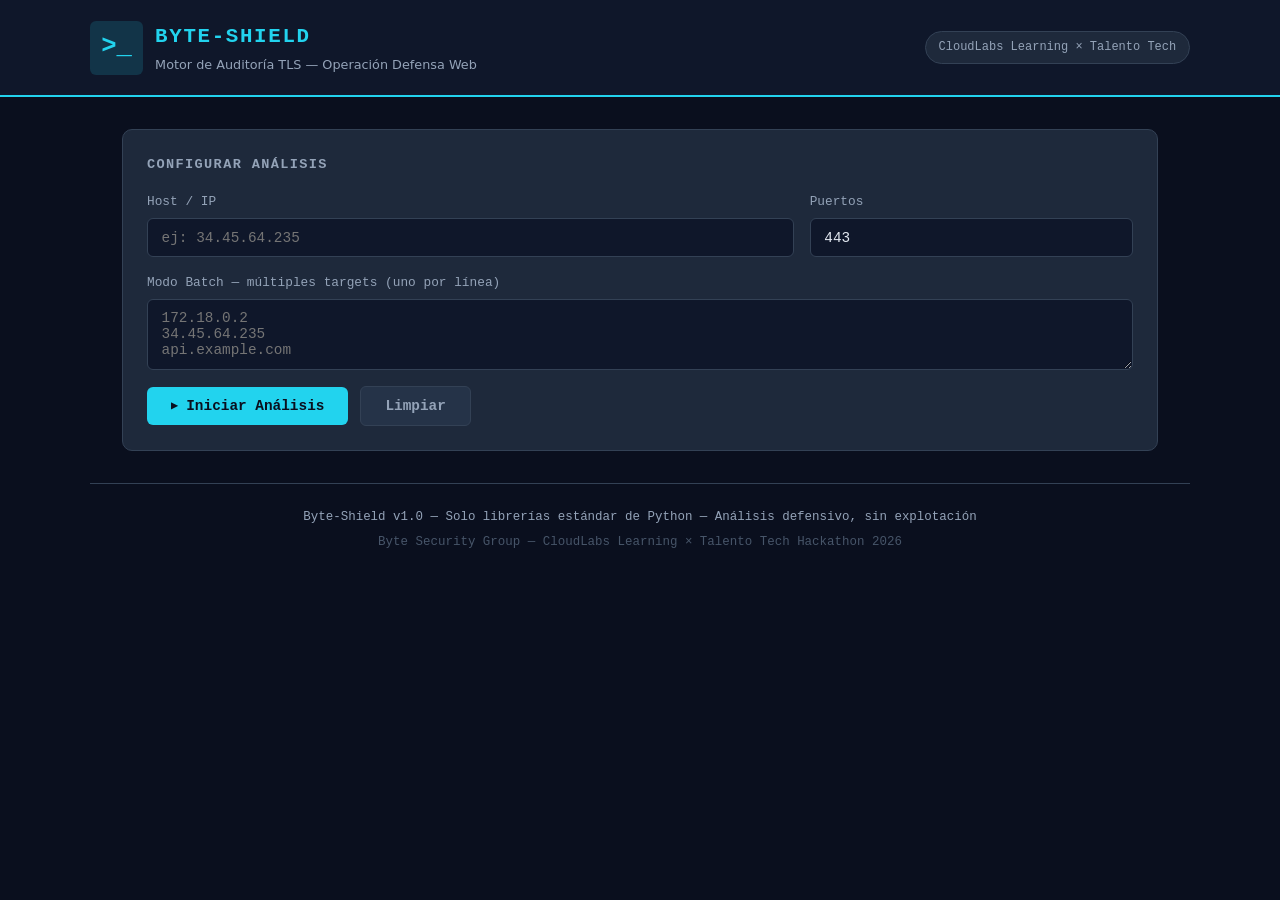
<file: static/index.html>
<!DOCTYPE html>
<html lang="es">
<head>
  <meta charset="UTF-8">
  <meta name="viewport" content="width=device-width, initial-scale=1.0">
  <title>Byte-Shield — Dashboard de Auditoría TLS</title>
  <link rel="stylesheet" href="/static/style.css">
</head>
<body>

  <header>
    <div class="header-content">
      <div class="logo">
        <span class="logo-icon">&gt;_</span>
        <div>
          <h1>BYTE-SHIELD</h1>
          <p class="subtitle">Motor de Auditoría TLS — Operación Defensa Web</p>
        </div>
      </div>
      <div class="header-badge">CloudLabs Learning &times; Talento Tech</div>
    </div>
  </header>

  <main>
    <!-- Panel de entrada -->
    <section class="input-panel">
      <h2 class="section-title">Configurar Análisis</h2>
      <div class="input-grid">
        <div class="input-group">
          <label for="target-input">Host / IP</label>
          <input type="text" id="target-input" placeholder="ej: 34.45.64.235" autocomplete="off">
        </div>
        <div class="input-group">
          <label for="ports-input">Puertos</label>
          <input type="text" id="ports-input" value="443" placeholder="ej: 443, 8443">
        </div>
      </div>
      <div class="input-group full-width">
        <label for="batch-input">Modo Batch — múltiples targets (uno por línea)</label>
        <textarea id="batch-input" rows="3" placeholder="172.18.0.2&#10;34.45.64.235&#10;api.example.com"></textarea>
      </div>
      <div class="button-row">
        <button id="btn-scan" onclick="iniciarScan()">
          <span class="btn-icon">&#9654;</span> Iniciar Análisis
        </button>
        <button id="btn-clear" class="btn-secondary" onclick="limpiarResultados()">Limpiar</button>
      </div>
    </section>

    <!-- Barra de progreso -->
    <section id="progress-section" class="progress-section hidden">
      <div class="progress-bar-container">
        <div id="progress-bar" class="progress-bar"></div>
      </div>
      <p id="progress-text" class="progress-text">Preparando escaneo...</p>
    </section>

    <!-- Resumen -->
    <section id="summary-section" class="summary-section hidden">
      <h2 class="section-title">Resumen</h2>
      <div class="meta-grid">
        <div class="meta-card">
          <div class="value" id="total-hosts">0</div>
          <div class="label">Analizados</div>
        </div>
        <div class="meta-card">
          <div class="value critico" id="total-critico">0</div>
          <div class="label">Crítico</div>
        </div>
        <div class="meta-card">
          <div class="value medio" id="total-medio">0</div>
          <div class="label">Medio</div>
        </div>
        <div class="meta-card">
          <div class="value seguro" id="total-seguro">0</div>
          <div class="label">Seguro</div>
        </div>
      </div>
    </section>

    <!-- Resultados -->
    <section id="results-section" class="results-section hidden">
      <h2 class="section-title">Resultados por Servidor</h2>
      <div id="results-container"></div>
    </section>

    <!-- Exportar -->
    <section id="export-section" class="export-section hidden">
      <h2 class="section-title">Exportar Reporte</h2>
      <div class="export-buttons">
        <button class="btn-export btn-json" onclick="exportar('json')">
          <span class="export-icon">{}</span> JSON
        </button>
        <button class="btn-export btn-csv" onclick="exportar('csv')">
          <span class="export-icon">&#9638;</span> CSV
        </button>
        <button class="btn-export btn-html" onclick="exportar('html')">
          <span class="export-icon">&lt;/&gt;</span> HTML
        </button>
        <button class="btn-export btn-ai" onclick="analizarConIA()">
          <span class="export-icon">&#10022;</span> Análisis IA
        </button>
        <button class="btn-export btn-email" onclick="mostrarEmailModal()">
          <span class="export-icon">&#9993;</span> Enviar Email
        </button>
        <button class="btn-export btn-deps" onclick="mapearDependencias()">
          <span class="export-icon">&#9906;</span> Mapa de Dependencias
        </button>
      </div>
    </section>

    <!-- Mapa de Dependencias -->
    <section id="deps-section" class="deps-section hidden">
      <h2 class="section-title">Mapa de Dependencias Criptográficas</h2>
      <div id="deps-spinner" class="ai-spinner hidden">
        <span class="ai-spinner-icon">&#9680;</span> Descubriendo dependencias...
      </div>
      <div id="deps-content"></div>
    </section>

    <!-- Análisis IA -->
    <section id="ai-section" class="ai-section hidden">
      <h2 class="section-title">Análisis Ejecutivo — Inteligencia Artificial</h2>
      <div id="ai-content" class="ai-content">
        <div id="ai-spinner" class="ai-spinner hidden">
          <span class="ai-spinner-icon">&#9680;</span> Consultando modelo de IA...
        </div>
        <div id="ai-text" class="ai-text"></div>
      </div>
    </section>

    <!-- Log de eventos -->
    <section id="log-section" class="log-section hidden">
      <h2 class="section-title">Log de Actividad</h2>
      <div id="log-container" class="log-container"></div>
    </section>
  </main>

  <!-- Modal Email -->
  <div id="email-modal-overlay" class="modal-overlay hidden" onclick="cerrarEmailModal(event)">
    <div class="email-modal">
      <h3 class="modal-title">&#9993; Enviar Reporte por Email</h3>
      <p class="modal-desc">El reporte HTML y el JSON se adjuntarán automáticamente.</p>
      <div class="modal-field">
        <label for="email-input">Destinatario</label>
        <input type="email" id="email-input" placeholder="ciso@empresa.com" autocomplete="off">
      </div>
      <div id="email-status" class="email-status hidden"></div>
      <div class="modal-buttons">
        <button id="btn-send-email" class="btn-primary-modal" onclick="enviarEmail()">
          Enviar
        </button>
        <button class="btn-secondary-modal" onclick="cerrarEmailModal()">Cancelar</button>
      </div>
    </div>
  </div>

  <footer>
    <p>Byte-Shield v1.0 &mdash; Solo librerías estándar de Python &mdash; Análisis defensivo, sin explotación</p>
    <p class="footer-team">Byte Security Group &mdash; CloudLabs Learning &times; Talento Tech Hackathon 2026</p>
  </footer>

  <script src="/static/app.js"></script>
</body>
</html>
</file>
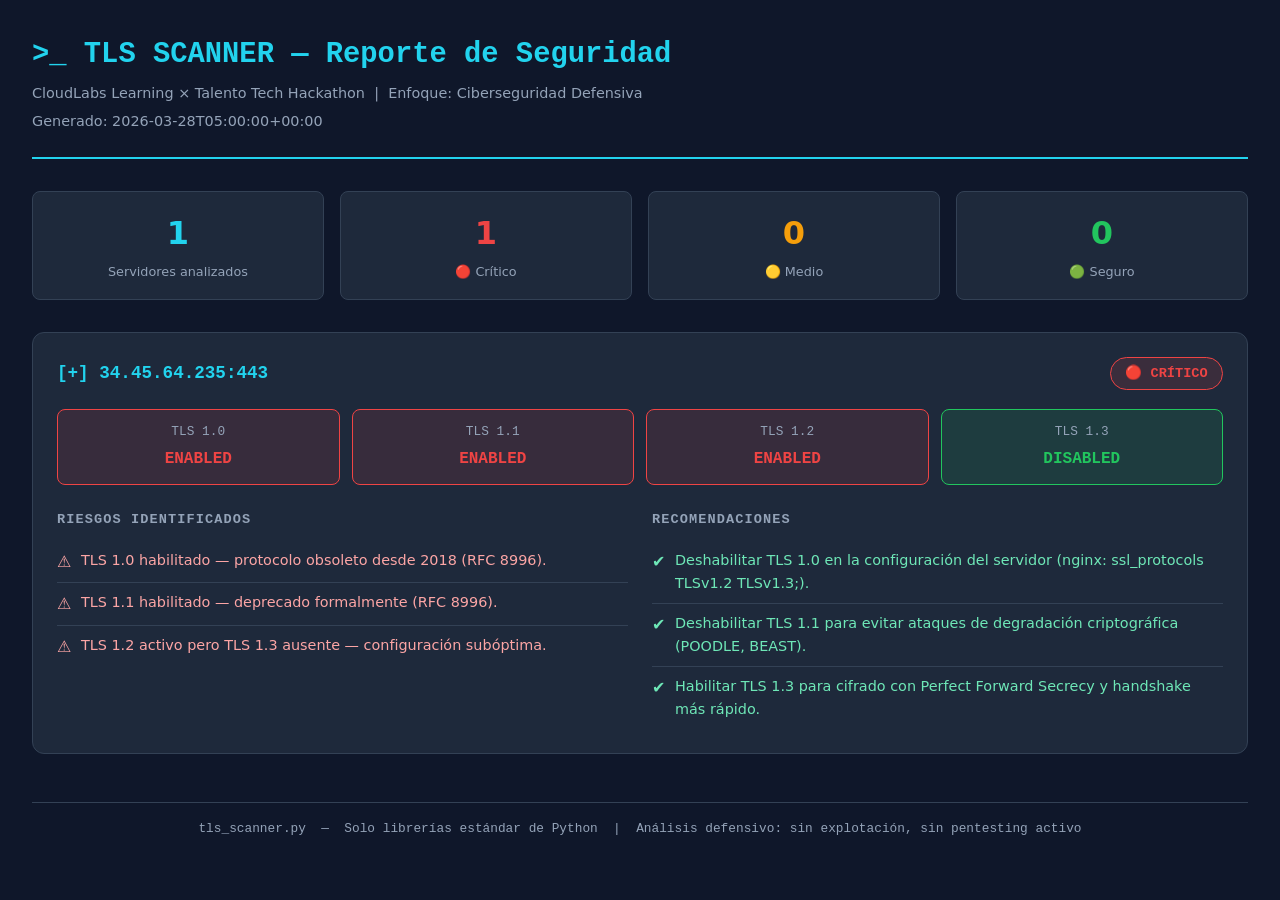
<file: examples/reporte.html>
<!DOCTYPE html>
<html lang="es">
<head>
<meta charset="UTF-8">
<meta name="viewport" content="width=device-width, initial-scale=1.0">
<title>TLS Scanner — Reporte de Seguridad</title>
<style>
  :root {
    --bg:      #0f172a;
    --surface: #1e293b;
    --border:  #334155;
    --text:    #e2e8f0;
    --muted:   #94a3b8;
    --critico: #ef4444;
    --medio:   #f59e0b;
    --seguro:  #22c55e;
    --cyan:    #22d3ee;
    --font-mono: 'Courier New', monospace;
  }
  * { box-sizing: border-box; margin: 0; padding: 0; }
  body {
    background: var(--bg);
    color: var(--text);
    font-family: 'Segoe UI', system-ui, sans-serif;
    padding: 2rem;
    line-height: 1.6;
  }
  header {
    border-bottom: 2px solid var(--cyan);
    padding-bottom: 1.5rem;
    margin-bottom: 2rem;
  }
  header h1 {
    font-size: 1.8rem;
    color: var(--cyan);
    font-family: var(--font-mono);
  }
  header p { color: var(--muted); font-size: 0.9rem; margin-top: 0.25rem; }

  .meta-grid {
    display: grid;
    grid-template-columns: repeat(auto-fit, minmax(160px, 1fr));
    gap: 1rem;
    margin-bottom: 2rem;
  }
  .meta-card {
    background: var(--surface);
    border: 1px solid var(--border);
    border-radius: 8px;
    padding: 1rem;
    text-align: center;
  }
  .meta-card .value {
    font-size: 2rem;
    font-weight: 700;
    color: var(--cyan);
  }
  .meta-card .label { font-size: 0.8rem; color: var(--muted); margin-top: 0.2rem; }

  .host-card {
    background: var(--surface);
    border: 1px solid var(--border);
    border-radius: 12px;
    padding: 1.5rem;
    margin-bottom: 1.5rem;
  }
  .host-header {
    display: flex;
    justify-content: space-between;
    align-items: center;
    margin-bottom: 1.2rem;
  }
  .host-header h2 {
    font-family: var(--font-mono);
    font-size: 1.1rem;
    color: var(--cyan);
  }
  .badge {
    padding: 0.3rem 0.9rem;
    border-radius: 99px;
    font-size: 0.85rem;
    font-weight: 700;
    font-family: var(--font-mono);
  }

  .protocol-grid {
    display: grid;
    grid-template-columns: repeat(4, 1fr);
    gap: 0.75rem;
    margin-bottom: 1.5rem;
  }
  .protocol-box {
    border-radius: 8px;
    padding: 0.75rem;
    text-align: center;
    border: 1px solid var(--border);
  }
  .protocol-box .proto-name {
    font-size: 0.8rem;
    color: var(--muted);
    font-family: var(--font-mono);
  }
  .protocol-box .proto-status {
    font-size: 1rem;
    font-weight: 700;
    font-family: var(--font-mono);
    margin-top: 0.25rem;
  }
  .enabled  { background: rgba(239,68,68,0.12);  border-color: var(--critico); }
  .disabled { background: rgba(34,197,94,0.12);  border-color: var(--seguro); }
  .enabled  .proto-status { color: var(--critico); }
  .disabled .proto-status { color: var(--seguro); }

  .findings-section h3 {
    font-size: 0.85rem;
    color: var(--muted);
    text-transform: uppercase;
    letter-spacing: 0.08em;
    margin-bottom: 0.6rem;
    font-family: var(--font-mono);
  }
  .finding-item {
    display: flex;
    gap: 0.6rem;
    align-items: flex-start;
    padding: 0.5rem 0;
    border-bottom: 1px solid var(--border);
    font-size: 0.9rem;
  }
  .finding-item:last-child { border-bottom: none; }
  .finding-item .icon { font-size: 1rem; flex-shrink: 0; }
  .riesgo { color: #fca5a5; }
  .recom  { color: #6ee7b7; }

  .two-col { display: grid; grid-template-columns: 1fr 1fr; gap: 1.5rem; }

  footer {
    margin-top: 3rem;
    padding-top: 1rem;
    border-top: 1px solid var(--border);
    text-align: center;
    color: var(--muted);
    font-size: 0.8rem;
    font-family: var(--font-mono);
  }

  @media (max-width: 640px) {
    .protocol-grid { grid-template-columns: repeat(2, 1fr); }
    .two-col { grid-template-columns: 1fr; }
  }
</style>
</head>
<body>

<header>
  <h1>&gt;_ TLS SCANNER — Reporte de Seguridad</h1>
  <p>CloudLabs Learning × Talento Tech Hackathon &nbsp;|&nbsp; Enfoque: Ciberseguridad Defensiva</p>
  <p style="margin-top:0.3rem">Generado: 2026-03-28T05:00:00+00:00</p>
</header>

<div class="meta-grid">
  <div class="meta-card">
    <div class="value">1</div>
    <div class="label">Servidores analizados</div>
  </div>
  <div class="meta-card">
    <div class="value" style="color:#ef4444">1</div>
    <div class="label">🔴 Crítico</div>
  </div>
  <div class="meta-card">
    <div class="value" style="color:#f59e0b">0</div>
    <div class="label">🟡 Medio</div>
  </div>
  <div class="meta-card">
    <div class="value" style="color:#22c55e">0</div>
    <div class="label">🟢 Seguro</div>
  </div>
</div>

<div class="host-card">
  <div class="host-header">
    <h2>[+] 34.45.64.235:443</h2>
    <span class="badge" style="background:#ef444422;color:#ef4444;border:1px solid #ef4444">
      🔴 CRÍTICO
    </span>
  </div>
  <div class="protocol-grid">
    <div class="protocol-box enabled">
      <div class="proto-name">TLS 1.0</div>
      <div class="proto-status">ENABLED</div>
    </div>
<div class="protocol-box enabled">
      <div class="proto-name">TLS 1.1</div>
      <div class="proto-status">ENABLED</div>
    </div>
<div class="protocol-box enabled">
      <div class="proto-name">TLS 1.2</div>
      <div class="proto-status">ENABLED</div>
    </div>
<div class="protocol-box disabled">
      <div class="proto-name">TLS 1.3</div>
      <div class="proto-status">DISABLED</div>
    </div>
  </div>
  <div class="two-col">
    <div class="findings-section">
      <h3>Riesgos identificados</h3>
      <div class="finding-item"><span class="icon riesgo">⚠</span><span class="riesgo">TLS 1.0 habilitado — protocolo obsoleto desde 2018 (RFC 8996).</span></div>
<div class="finding-item"><span class="icon riesgo">⚠</span><span class="riesgo">TLS 1.1 habilitado — deprecado formalmente (RFC 8996).</span></div>
<div class="finding-item"><span class="icon riesgo">⚠</span><span class="riesgo">TLS 1.2 activo pero TLS 1.3 ausente — configuración subóptima.</span></div>
    </div>
    <div class="findings-section">
      <h3>Recomendaciones</h3>
      <div class="finding-item"><span class="icon recom">✔</span><span class="recom">Deshabilitar TLS 1.0 en la configuración del servidor (nginx: ssl_protocols TLSv1.2 TLSv1.3;).</span></div>
<div class="finding-item"><span class="icon recom">✔</span><span class="recom">Deshabilitar TLS 1.1 para evitar ataques de degradación criptográfica (POODLE, BEAST).</span></div>
<div class="finding-item"><span class="icon recom">✔</span><span class="recom">Habilitar TLS 1.3 para cifrado con Perfect Forward Secrecy y handshake más rápido.</span></div>
    </div>
  </div>
</div>

<footer>
  tls_scanner.py &nbsp;—&nbsp; Solo librerías estándar de Python &nbsp;|&nbsp;
  Análisis defensivo: sin explotación, sin pentesting activo
</footer>
</body>
</html>
</file>
<file: static/style.css>
:root {
  --bg: #0a0f1e;
  --bg-alt: #0f172a;
  --surface: #1e293b;
  --surface-hover: #253348;
  --border: #334155;
  --text: #e2e8f0;
  --muted: #94a3b8;
  --cyan: #22d3ee;
  --cyan-dim: rgba(34, 211, 238, 0.15);
  --critico: #ef4444;
  --critico-bg: rgba(239, 68, 68, 0.12);
  --medio: #f59e0b;
  --medio-bg: rgba(245, 158, 11, 0.12);
  --seguro: #22c55e;
  --seguro-bg: rgba(34, 197, 94, 0.12);
  --font-sans: 'Segoe UI', system-ui, -apple-system, sans-serif;
  --font-mono: 'Cascadia Code', 'Fira Code', 'Courier New', monospace;
  --radius: 10px;
  --radius-sm: 6px;
}

* { box-sizing: border-box; margin: 0; padding: 0; }

body {
  background: var(--bg);
  color: var(--text);
  font-family: var(--font-sans);
  line-height: 1.6;
  min-height: 100vh;
}

/* ── Header ──────────────────────────────────────────────── */

header {
  background: var(--bg-alt);
  border-bottom: 2px solid var(--cyan);
  padding: 1.25rem 2rem;
}

.header-content {
  max-width: 1100px;
  margin: 0 auto;
  display: flex;
  justify-content: space-between;
  align-items: center;
  flex-wrap: wrap;
  gap: 1rem;
}

.logo {
  display: flex;
  align-items: center;
  gap: 0.75rem;
}

.logo-icon {
  font-family: var(--font-mono);
  font-size: 1.6rem;
  color: var(--cyan);
  background: var(--cyan-dim);
  padding: 0.4rem 0.7rem;
  border-radius: var(--radius-sm);
  font-weight: 700;
}

.logo h1 {
  font-family: var(--font-mono);
  font-size: 1.3rem;
  color: var(--cyan);
  letter-spacing: 0.08em;
}

.subtitle {
  font-size: 0.8rem;
  color: var(--muted);
  margin-top: 0.1rem;
}

.header-badge {
  font-size: 0.75rem;
  color: var(--muted);
  background: var(--surface);
  border: 1px solid var(--border);
  padding: 0.35rem 0.8rem;
  border-radius: 99px;
  font-family: var(--font-mono);
  white-space: nowrap;
}

/* ── Main ────────────────────────────────────────────────── */

main {
  max-width: 1100px;
  margin: 0 auto;
  padding: 2rem;
  display: flex;
  flex-direction: column;
  gap: 1.5rem;
}

.section-title {
  font-family: var(--font-mono);
  font-size: 0.85rem;
  color: var(--muted);
  text-transform: uppercase;
  letter-spacing: 0.1em;
  margin-bottom: 1rem;
}

/* ── Input Panel ─────────────────────────────────────────── */

.input-panel {
  background: var(--surface);
  border: 1px solid var(--border);
  border-radius: var(--radius);
  padding: 1.5rem;
}

.input-grid {
  display: grid;
  grid-template-columns: 2fr 1fr;
  gap: 1rem;
  margin-bottom: 1rem;
}

.input-group { display: flex; flex-direction: column; gap: 0.35rem; }
.input-group.full-width { margin-bottom: 1rem; }

.input-group label {
  font-size: 0.8rem;
  color: var(--muted);
  font-family: var(--font-mono);
}

input[type="text"], textarea {
  background: var(--bg-alt);
  border: 1px solid var(--border);
  border-radius: var(--radius-sm);
  color: var(--text);
  font-family: var(--font-mono);
  font-size: 0.9rem;
  padding: 0.65rem 0.85rem;
  outline: none;
  transition: border-color 0.2s;
  width: 100%;
}

input[type="text"]:focus, textarea:focus {
  border-color: var(--cyan);
}

textarea { resize: vertical; }

.button-row {
  display: flex;
  gap: 0.75rem;
  align-items: center;
}

button {
  font-family: var(--font-mono);
  font-size: 0.9rem;
  font-weight: 600;
  border: none;
  border-radius: var(--radius-sm);
  padding: 0.7rem 1.5rem;
  cursor: pointer;
  transition: all 0.2s;
  display: flex;
  align-items: center;
  gap: 0.5rem;
}

#btn-scan {
  background: var(--cyan);
  color: #0a0f1e;
}

#btn-scan:hover { filter: brightness(1.15); }

#btn-scan:disabled {
  opacity: 0.5;
  cursor: not-allowed;
  filter: none;
}

#btn-scan.scanning {
  background: var(--medio);
  animation: pulse 1.5s infinite;
}

@keyframes pulse {
  0%, 100% { opacity: 1; }
  50% { opacity: 0.7; }
}

.btn-secondary {
  background: var(--surface-hover);
  color: var(--muted);
  border: 1px solid var(--border);
}

.btn-secondary:hover { color: var(--text); border-color: var(--muted); }

.btn-icon { font-size: 0.75rem; }

/* ── Progress ────────────────────────────────────────────── */

.progress-section { padding: 0; }

.progress-bar-container {
  width: 100%;
  height: 4px;
  background: var(--surface);
  border-radius: 2px;
  overflow: hidden;
}

.progress-bar {
  height: 100%;
  width: 0%;
  background: linear-gradient(90deg, var(--cyan), #06b6d4);
  border-radius: 2px;
  transition: width 0.4s ease;
}

.progress-text {
  font-family: var(--font-mono);
  font-size: 0.8rem;
  color: var(--muted);
  margin-top: 0.5rem;
  text-align: center;
}

/* ── Summary Cards ───────────────────────────────────────── */

.summary-section {}

.meta-grid {
  display: grid;
  grid-template-columns: repeat(4, 1fr);
  gap: 1rem;
}

.meta-card {
  background: var(--surface);
  border: 1px solid var(--border);
  border-radius: var(--radius);
  padding: 1.2rem;
  text-align: center;
  transition: border-color 0.2s;
}

.meta-card:hover { border-color: var(--cyan); }

.meta-card .value {
  font-size: 2.2rem;
  font-weight: 700;
  color: var(--cyan);
  font-family: var(--font-mono);
}

.meta-card .value.critico { color: var(--critico); }
.meta-card .value.medio   { color: var(--medio);   }
.meta-card .value.seguro  { color: var(--seguro);  }

.meta-card .label {
  font-size: 0.8rem;
  color: var(--muted);
  margin-top: 0.2rem;
}

/* ── Result Cards ────────────────────────────────────────── */

.results-section {}

.host-card {
  background: var(--surface);
  border: 1px solid var(--border);
  border-radius: var(--radius);
  padding: 1.5rem;
  margin-bottom: 1rem;
  animation: slideIn 0.4s ease;
}

@keyframes slideIn {
  from { opacity: 0; transform: translateY(12px); }
  to   { opacity: 1; transform: translateY(0); }
}

.host-header {
  display: flex;
  justify-content: space-between;
  align-items: center;
  margin-bottom: 1.2rem;
}

.host-header h3 {
  font-family: var(--font-mono);
  font-size: 1rem;
  color: var(--cyan);
}

.badge {
  padding: 0.25rem 0.8rem;
  border-radius: 99px;
  font-size: 0.8rem;
  font-weight: 700;
  font-family: var(--font-mono);
}

.badge-critico { background: var(--critico-bg); color: var(--critico); border: 1px solid var(--critico); }
.badge-medio   { background: var(--medio-bg);   color: var(--medio);   border: 1px solid var(--medio);   }
.badge-seguro  { background: var(--seguro-bg);  color: var(--seguro);  border: 1px solid var(--seguro);  }

.protocol-grid {
  display: grid;
  grid-template-columns: repeat(4, 1fr);
  gap: 0.6rem;
  margin-bottom: 1.2rem;
}

.protocol-box {
  border-radius: var(--radius-sm);
  padding: 0.65rem;
  text-align: center;
  border: 1px solid var(--border);
}

.protocol-box .proto-name {
  font-size: 0.75rem;
  color: var(--muted);
  font-family: var(--font-mono);
}

.protocol-box .proto-status {
  font-size: 0.9rem;
  font-weight: 700;
  font-family: var(--font-mono);
  margin-top: 0.2rem;
}

.proto-danger   { background: var(--critico-bg);        border-color: var(--critico); }
.proto-warn     { background: var(--medio-bg);          border-color: var(--medio);   }
.proto-safe     { background: var(--seguro-bg);         border-color: var(--seguro);  }
.proto-disabled { background: rgba(51,65,85,0.35);      border-color: var(--border);  }

.proto-danger   .proto-status { color: var(--critico); }
.proto-warn     .proto-status { color: var(--medio);   }
.proto-safe     .proto-status { color: var(--seguro);  }
.proto-disabled .proto-status { color: var(--muted);   }

.findings-grid {
  display: grid;
  grid-template-columns: 1fr 1fr;
  gap: 1.2rem;
}

.findings-col h4 {
  font-size: 0.75rem;
  color: var(--muted);
  text-transform: uppercase;
  letter-spacing: 0.08em;
  margin-bottom: 0.5rem;
  font-family: var(--font-mono);
}

.finding-item {
  display: flex;
  gap: 0.5rem;
  align-items: flex-start;
  padding: 0.4rem 0;
  border-bottom: 1px solid rgba(51, 65, 85, 0.5);
  font-size: 0.85rem;
  line-height: 1.5;
}

.finding-item:last-child { border-bottom: none; }
.finding-item .icon { flex-shrink: 0; font-size: 0.9rem; }
.riesgo { color: #fca5a5; }
.recom  { color: #6ee7b7; }

/* ── Export ───────────────────────────────────────────────── */

.export-section {
  background: var(--surface);
  border: 1px solid var(--border);
  border-radius: var(--radius);
  padding: 1.5rem;
}

.export-buttons {
  display: flex;
  gap: 0.75rem;
  flex-wrap: wrap;
}

.btn-export {
  background: var(--bg-alt);
  color: var(--text);
  border: 1px solid var(--border);
  padding: 0.6rem 1.3rem;
  font-size: 0.85rem;
}

.btn-export:hover { border-color: var(--cyan); color: var(--cyan); }
.export-icon { font-family: var(--font-mono); font-weight: 700; }

/* ── Log ─────────────────────────────────────────────────── */

.log-section {}

.log-container {
  background: var(--bg-alt);
  border: 1px solid var(--border);
  border-radius: var(--radius-sm);
  padding: 1rem;
  font-family: var(--font-mono);
  font-size: 0.78rem;
  color: var(--muted);
  max-height: 200px;
  overflow-y: auto;
  line-height: 1.8;
}

.log-entry { }
.log-time  { color: #475569; margin-right: 0.5rem; }
.log-info  { color: var(--cyan); }
.log-ok    { color: var(--seguro); }
.log-warn  { color: var(--medio); }
.log-error { color: var(--critico); }

/* ── Footer ──────────────────────────────────────────────── */

footer {
  max-width: 1100px;
  margin: 0 auto;
  padding: 1.5rem 2rem 2rem;
  text-align: center;
  color: var(--muted);
  font-size: 0.78rem;
  font-family: var(--font-mono);
  border-top: 1px solid var(--border);
}

.footer-team {
  margin-top: 0.3rem;
  color: #475569;
}

/* ── Dependency Map ──────────────────────────────────────── */

.deps-section {
  background: var(--surface);
  border: 1px solid var(--border);
  border-radius: var(--radius);
  padding: 1.5rem;
}

.deps-meta {
  display: flex;
  flex-wrap: wrap;
  gap: 1rem 2rem;
  font-size: 0.82rem;
  font-family: var(--font-mono);
  color: var(--muted);
  margin-bottom: 1.2rem;
  padding-bottom: 0.8rem;
  border-bottom: 1px solid var(--border);
}

.deps-meta strong { color: var(--text); }

.dep-alert {
  color: var(--critico);
  font-weight: 700;
}

.deps-empty {
  font-family: var(--font-mono);
  font-size: 0.85rem;
  color: var(--muted);
  padding: 1rem 0;
}

.deps-table-wrap {
  overflow-x: auto;
}

.deps-table {
  width: 100%;
  border-collapse: collapse;
  font-size: 0.83rem;
}

.deps-table thead tr {
  border-bottom: 1px solid var(--border);
}

.deps-table th {
  text-align: left;
  font-family: var(--font-mono);
  font-size: 0.75rem;
  color: var(--muted);
  text-transform: uppercase;
  letter-spacing: 0.07em;
  padding: 0.5rem 0.75rem;
}

.dep-row {
  border-bottom: 1px solid rgba(51,65,85,0.4);
  transition: background 0.15s;
}

.dep-row:hover { background: var(--surface-hover); }
.dep-row:last-child { border-bottom: none; }

.dep-row td { padding: 0.55rem 0.75rem; vertical-align: middle; }

.dep-host {
  font-family: var(--font-mono);
  font-size: 0.82rem;
  color: var(--cyan);
  white-space: nowrap;
}

.dep-protos {
  display: flex;
  gap: 0.3rem;
  flex-wrap: nowrap;
}

.dep-proto {
  font-family: var(--font-mono);
  font-size: 0.72rem;
  font-weight: 700;
  padding: 0.15rem 0.4rem;
  border-radius: 4px;
  border: 1px solid transparent;
}

.dep-proto-danger { background: var(--critico-bg); color: var(--critico); border-color: var(--critico); }
.dep-proto-warn   { background: var(--medio-bg);   color: var(--medio);   border-color: var(--medio);   }
.dep-proto-safe   { background: var(--seguro-bg);  color: var(--seguro);  border-color: var(--seguro);  }
.dep-proto-off    { background: rgba(51,65,85,0.3); color: var(--muted);  border-color: var(--border);  }

.dep-finding {
  font-size: 0.8rem;
  color: var(--muted);
  max-width: 340px;
  overflow: hidden;
  text-overflow: ellipsis;
  white-space: nowrap;
}

.btn-deps {
  background: rgba(139, 92, 246, 0.1);
  color: #a78bfa;
  border: 1px solid #a78bfa;
}

.btn-deps:hover { background: rgba(139, 92, 246, 0.2); }

/* ── AI Analysis ─────────────────────────────────────────── */

.ai-section {
  background: var(--surface);
  border: 1px solid var(--cyan);
  border-radius: var(--radius);
  padding: 1.5rem;
}

.ai-content {
  margin-top: 0.5rem;
}

.ai-spinner {
  font-family: var(--font-mono);
  font-size: 0.85rem;
  color: var(--cyan);
  display: flex;
  align-items: center;
  gap: 0.6rem;
  padding: 0.5rem 0;
}

.ai-spinner-icon {
  display: inline-block;
  animation: spin 1s linear infinite;
}

@keyframes spin {
  from { transform: rotate(0deg); }
  to   { transform: rotate(360deg); }
}

.ai-text {
  font-family: var(--font-sans);
  font-size: 0.9rem;
  line-height: 1.75;
  color: var(--text);
}

.ai-text p { margin-bottom: 0.5rem; }

.ai-heading {
  font-family: var(--font-mono);
  font-size: 0.85rem;
  color: var(--cyan);
  text-transform: uppercase;
  letter-spacing: 0.06em;
  margin-top: 1rem;
  margin-bottom: 0.35rem;
  font-weight: 700;
}

.ai-bullet {
  padding-left: 1.2rem;
  position: relative;
  color: var(--text);
}

.ai-bullet::before {
  content: '›';
  position: absolute;
  left: 0;
  color: var(--cyan);
}

.ai-error {
  color: var(--critico);
  font-family: var(--font-mono);
  font-size: 0.85rem;
}

.btn-ai {
  background: rgba(34, 211, 238, 0.1);
  color: var(--cyan);
  border: 1px solid var(--cyan);
}

.btn-ai:hover {
  background: rgba(34, 211, 238, 0.2);
}

.btn-email {
  background: rgba(245, 158, 11, 0.1);
  color: var(--medio);
  border: 1px solid var(--medio);
}

.btn-email:hover {
  background: rgba(245, 158, 11, 0.2);
}

/* ── Email Modal ─────────────────────────────────────────── */

.modal-overlay {
  position: fixed;
  inset: 0;
  background: rgba(10, 15, 30, 0.85);
  display: flex;
  align-items: center;
  justify-content: center;
  z-index: 100;
  backdrop-filter: blur(4px);
}

.email-modal {
  background: var(--surface);
  border: 1px solid var(--border);
  border-radius: var(--radius);
  padding: 2rem;
  width: 100%;
  max-width: 440px;
  box-shadow: 0 24px 64px rgba(0, 0, 0, 0.6);
}

.modal-title {
  font-family: var(--font-mono);
  font-size: 1rem;
  color: var(--cyan);
  margin-bottom: 0.4rem;
}

.modal-desc {
  font-size: 0.82rem;
  color: var(--muted);
  margin-bottom: 1.2rem;
}

.modal-field {
  display: flex;
  flex-direction: column;
  gap: 0.35rem;
  margin-bottom: 1rem;
}

.modal-field label {
  font-size: 0.8rem;
  color: var(--muted);
  font-family: var(--font-mono);
}

.email-status {
  font-size: 0.82rem;
  font-family: var(--font-mono);
  padding: 0.5rem 0.75rem;
  border-radius: var(--radius-sm);
  margin-bottom: 1rem;
}

.email-status-ok    { color: var(--seguro);  background: var(--seguro-bg);  }
.email-status-error { color: var(--critico); background: var(--critico-bg); }

.modal-buttons {
  display: flex;
  gap: 0.75rem;
  justify-content: flex-end;
}

.btn-primary-modal {
  background: var(--cyan);
  color: #0a0f1e;
  font-family: var(--font-mono);
  font-weight: 700;
  font-size: 0.9rem;
  padding: 0.6rem 1.4rem;
  border: none;
  border-radius: var(--radius-sm);
  cursor: pointer;
}

.btn-primary-modal:hover   { filter: brightness(1.1); }
.btn-primary-modal:disabled { opacity: 0.5; cursor: not-allowed; filter: none; }

.btn-secondary-modal {
  background: transparent;
  color: var(--muted);
  border: 1px solid var(--border);
  font-family: var(--font-mono);
  font-size: 0.9rem;
  padding: 0.6rem 1.2rem;
  border-radius: var(--radius-sm);
  cursor: pointer;
}

.btn-secondary-modal:hover { color: var(--text); border-color: var(--muted); }

/* ── Utility ─────────────────────────────────────────────── */

.hidden { display: none !important; }

/* ── Responsive ──────────────────────────────────────────── */

@media (max-width: 768px) {
  header { padding: 1rem; }
  main { padding: 1rem; }
  .input-grid { grid-template-columns: 1fr; }
  .meta-grid { grid-template-columns: repeat(2, 1fr); }
  .protocol-grid { grid-template-columns: repeat(2, 1fr); }
  .findings-grid { grid-template-columns: 1fr; }
  .header-content { flex-direction: column; align-items: flex-start; }
}
</file>
